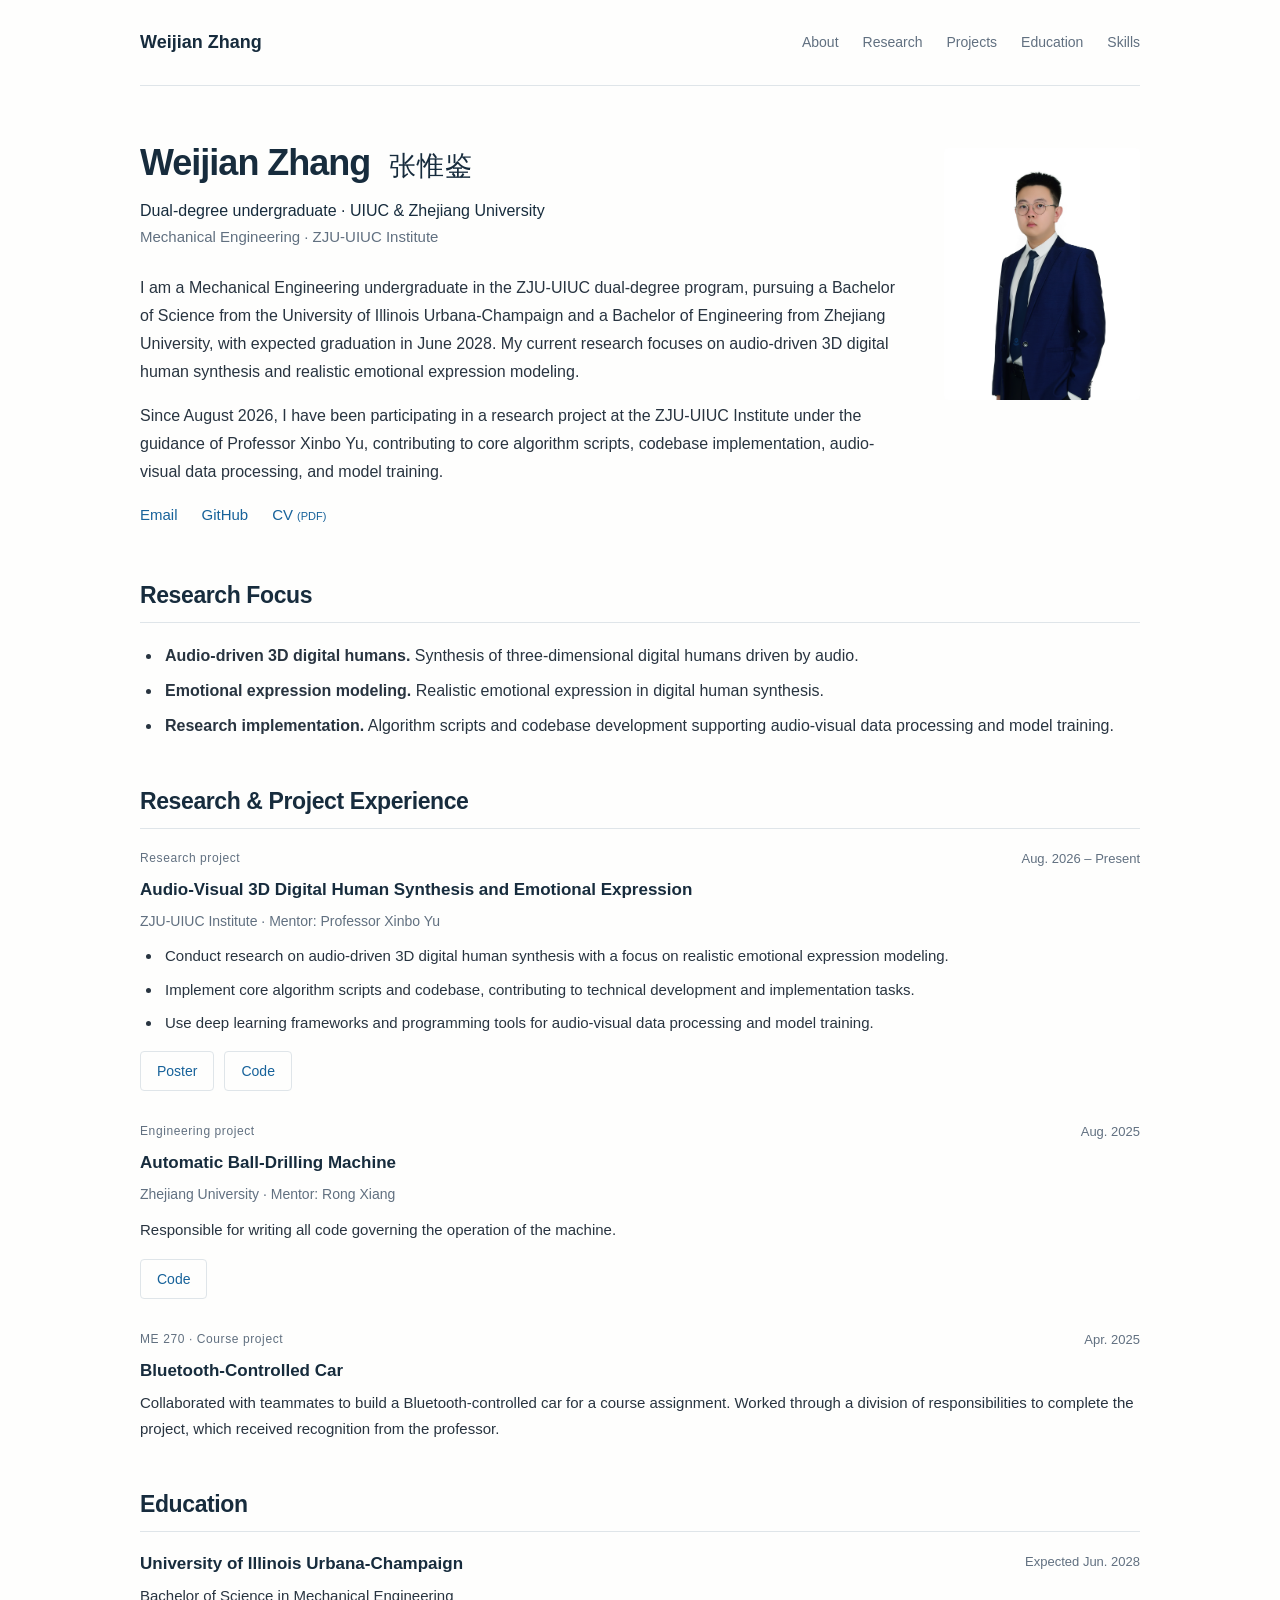
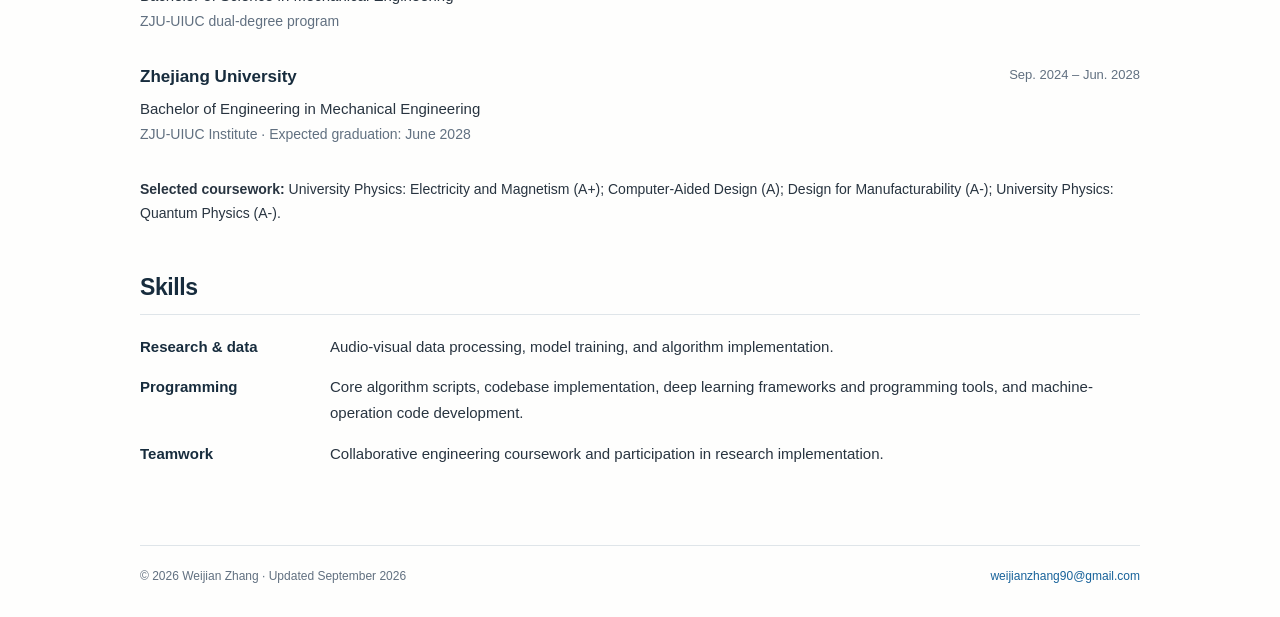
<file: index.html>
<!DOCTYPE html><html lang="en"><head><meta charSet="utf-8"/><meta name="viewport" content="width=device-width, initial-scale=1"/><link rel="stylesheet" href="/_next/static/css/index.CP2cKwI6.css" data-rsc-css-href="/_next/static/css/index.CP2cKwI6.css" data-precedence="vite-rsc/importer-resources"/><link rel="modulepreload" fetchPriority="low" href="/_next/static/chunks/index-BBDwJ0Bb.js"/><script src="/_next/static/chunks/rolldown-runtime-C60lm6uB.js" type="module" async=""></script><script src="/_next/static/chunks/framework-D_rUT4EX.js" type="module" async=""></script><link rel="modulepreload" href="/_next/static/chunks/layout-segment-context-BMMxNrWb.js" crossorigin=""/><title>Weijian Zhang | UIUC &amp; Zhejiang University</title><meta name="description" content="Mechanical Engineering dual-degree undergraduate at the University of Illinois Urbana-Champaign and Zhejiang University. Research in audio-driven 3D digital human synthesis and emotional expression modeling."/><meta name="author" content="Weijian Zhang"/><meta property="og:title" content="Weijian Zhang | UIUC &amp; Zhejiang University"/><meta property="og:description" content="Mechanical Engineering dual-degree undergraduate at the University of Illinois Urbana-Champaign and Zhejiang University. Research in audio-driven 3D digital human synthesis and emotional expression modeling."/><meta property="og:url" content="https://weijianzhang-uiuc.github.io/"/><meta property="og:type" content="website"/><meta property="og:image" content="https://weijianzhang-uiuc.github.io/og.png"/><meta property="og:image:width" content="1731"/><meta property="og:image:height" content="909"/><meta property="og:image:alt" content="Weijian Zhang — Mechanical Engineering, Zhejiang University; Audio-driven 3D Digital Humans"/><meta name="twitter:card" content="summary_large_image"/><meta name="twitter:title" content="Weijian Zhang | UIUC &amp; Zhejiang University"/><meta name="twitter:description" content="Mechanical Engineering dual-degree undergraduate at the University of Illinois Urbana-Champaign and Zhejiang University. Research in audio-driven 3D digital human synthesis and emotional expression modeling."/><meta name="twitter:image" content="https://weijianzhang-uiuc.github.io/og.png"/><link rel="icon" href="./favicon.svg"/><link rel="canonical" href="https://weijianzhang-uiuc.github.io/"/><script>Object.assign(((self[Symbol.for("vinext.navigationRuntime")]??={bootstrap:{routeManifest:null},functions:{}}).bootstrap.rsc??={rsc:[]}),{params:{},nav:{"pathname":"/","searchParams":[]}})</script><link rel="modulepreload" href="/_next/static/chunks/index-BBDwJ0Bb.js" />
</head><body><a class="skip-link" href="#main">Skip to content</a><header class="site-header"><a class="wordmark" href="#about">Weijian Zhang</a><nav aria-label="Main navigation"><a href="#about">About</a><a href="#research">Research</a><a href="#projects">Projects</a><a href="#education">Education</a><a href="#skills">Skills</a></nav></header><main id="main"><section class="intro" id="about" aria-labelledby="name"><div><h1 id="name">Weijian Zhang <span lang="zh-Hans">张惟鉴</span></h1><p class="affiliation">Dual-degree undergraduate · UIUC &amp; Zhejiang University<br/><span>Mechanical Engineering · ZJU-UIUC Institute</span></p><p>I am a Mechanical Engineering undergraduate in the ZJU-UIUC dual-degree program, pursuing a Bachelor of Science from the University of Illinois Urbana-Champaign and a Bachelor of Engineering from Zhejiang University, with expected graduation in June 2028. My current research focuses on audio-driven 3D digital human synthesis and realistic emotional expression modeling.</p><p>Since August 2026, I have been participating in a research project at the ZJU-UIUC Institute under the guidance of Professor Xinbo Yu, contributing to core algorithm scripts, codebase implementation, audio-visual data processing, and model training.</p><div class="profile-links"><a href="mailto:weijianzhang90@gmail.com">Email</a><a href="https://github.com/WeijianZhang-UIUC">GitHub</a><a href="./cv/Weijian-Zhang-CV.pdf">CV <span>(PDF)</span></a></div></div><figure class="portrait"><img src="./images/weijian-zhang.jpg" alt="Portrait of Weijian Zhang" width="4000" height="6000" fetchPriority="high"/></figure></section><section id="research" aria-labelledby="research-title"><h2 id="research-title">Research Focus</h2><ul><li><strong>Audio-driven 3D digital humans.</strong> Synthesis of three-dimensional digital humans driven by audio.</li><li><strong>Emotional expression modeling.</strong> Realistic emotional expression in digital human synthesis.</li><li><strong>Research implementation.</strong> Algorithm scripts and codebase development supporting audio-visual data processing and model training.</li></ul></section><section id="projects" aria-labelledby="projects-title"><h2 id="projects-title">Research &amp; Project Experience</h2><article><div class="entry-top"><span class="category">Research project</span><span class="date">Aug. 2026 – Present</span></div><h3>Audio-Visual 3D Digital Human Synthesis and Emotional Expression</h3><p class="entry-detail">ZJU-UIUC Institute · Mentor: Professor Xinbo Yu</p><ul><li>Conduct research on audio-driven 3D digital human synthesis with a focus on realistic emotional expression modeling.</li><li>Implement core algorithm scripts and codebase, contributing to technical development and implementation tasks.</li><li>Use deep learning frameworks and programming tools for audio-visual data processing and model training.</li></ul><div class="project-links"><a href="./images/poster-audio-text-driven-digital-human.pdf" target="_blank" rel="noreferrer">Poster</a><a href="https://github.com/WeijianZhang-UIUC/WeijianZhang-UIUC.github.io/tree/main/code/digital-human" target="_blank" rel="noreferrer">Code</a></div></article><article><div class="entry-top"><span class="category">Engineering project</span><span class="date">Aug. 2025</span></div><h3>Automatic Ball-Drilling Machine</h3><p class="entry-detail">Zhejiang University · Mentor: Rong Xiang</p><p>Responsible for writing all code governing the operation of the machine.</p><div class="project-links"><a href="https://github.com/WeijianZhang-UIUC/WeijianZhang-UIUC.github.io/blob/main/code/automatic-ball-drilling-machine/automatic-ball-drilling-machine.ino" target="_blank" rel="noreferrer">Code</a></div></article><article><div class="entry-top"><span class="category">ME 270 · Course project</span><span class="date">Apr. 2025</span></div><h3>Bluetooth-Controlled Car</h3><p>Collaborated with teammates to build a Bluetooth-controlled car for a course assignment. Worked through a division of responsibilities to complete the project, which received recognition from the professor.</p></article></section><section id="education" aria-labelledby="education-title"><h2 id="education-title">Education</h2><article class="dated-entry"><div><h3>University of Illinois Urbana-Champaign</h3><p>Bachelor of Science in Mechanical Engineering</p><p class="entry-detail">ZJU-UIUC dual-degree program</p></div><span class="date">Expected Jun. 2028</span></article><article class="dated-entry"><div><h3>Zhejiang University</h3><p>Bachelor of Engineering in Mechanical Engineering</p><p class="entry-detail">ZJU-UIUC Institute · Expected graduation: June 2028</p></div><span class="date">Sep. 2024 – Jun. 2028</span></article><p class="coursework"><strong>Selected coursework:</strong> University Physics: Electricity and Magnetism (A+); Computer-Aided Design (A); Design for Manufacturability (A-); University Physics: Quantum Physics (A-).</p></section><section id="skills" aria-labelledby="skills-title"><h2 id="skills-title">Skills</h2><dl><div><dt>Research &amp; data</dt><dd>Audio-visual data processing, model training, and algorithm implementation.</dd></div><div><dt>Programming</dt><dd>Core algorithm scripts, codebase implementation, deep learning frameworks and programming tools, and machine-operation code development.</dd></div><div><dt>Teamwork</dt><dd>Collaborative engineering coursework and participation in research implementation.</dd></div></dl></section></main><footer><span>© 2026 Weijian Zhang · Updated September 2026</span><a href="mailto:weijianzhang90@gmail.com">weijianzhang90@gmail.com</a></footer><script type="module" src="/_next/static/chunks/index-BBDwJ0Bb.js" id="_R_" async=""></script><script>((self[Symbol.for("vinext.navigationRuntime")]??={bootstrap:{routeManifest:null},functions:{}}).bootstrap.rsc??={rsc:[]}).rsc.push("0:{\"page:/\":\"$L1\",\"layout:/\":\"$L2\",\"route:/\":\"$L3\",\"__route\":\"route:/\",\"__interceptionContext\":null,\"__layoutIds\":[\"layout:/\"],\"__rootLayout\":\"/\",\"__bfcacheSegmentIdentities\":{\"layout:/\":\"[\\\"layout\\\",\\\"layout:/\\\",\\\"root-boundary:/\\\",\\\"\\\"]\",\"page:/\":\"[\\\"page\\\",\\\"page:/\\\",\\\"root-boundary:/\\\",\\\"\\\"]\"},\"__srcPage\":[\"page\"],\"__layoutFlags\":{\"layout:/\":\"s\"},\"__artifactCompatibility\":{\"schemaVersion\":1,\"graphVersion\":\"app-route-graph:1177fd80f83fa7b0\",\"deploymentVersion\":\"94f2199f-348b-4cca-bf8b-e596152dc92d\",\"appElementsSchemaVersion\":1,\"rscPayloadSchemaVersion\":1,\"rootBoundaryId\":\"/\",\"renderEpoch\":null}}\n")</script><script>((self[Symbol.for("vinext.navigationRuntime")]??={bootstrap:{routeManifest:null},functions:{}}).bootstrap.rsc??={rsc:[]}).rsc.push("4:I[\"43cf55674ce6\",[],\"Children\",1]\n")</script><script>((self[Symbol.for("vinext.navigationRuntime")]??={bootstrap:{routeManifest:null},functions:{}}).bootstrap.rsc??={rsc:[]}).rsc.push("5:I[\"dd56a6b5ee16\",[],\"GlobalErrorBoundary\",1]\n")</script><script>((self[Symbol.for("vinext.navigationRuntime")]??={bootstrap:{routeManifest:null},functions:{}}).bootstrap.rsc??={rsc:[]}).rsc.push("6:I[\"9b166222c86a\",[],\"default\",1]\n")</script><script>((self[Symbol.for("vinext.navigationRuntime")]??={bootstrap:{routeManifest:null},functions:{}}).bootstrap.rsc??={rsc:[]}).rsc.push("7:I[\"dd56a6b5ee16\",[],\"ErrorBoundary\",1]\n")</script><script>((self[Symbol.for("vinext.navigationRuntime")]??={bootstrap:{routeManifest:null},functions:{}}).bootstrap.rsc??={rsc:[]}).rsc.push("8:I[\"1fb13a061f46\",[],\"LayoutSegmentProvider\",1]\n")</script><script>((self[Symbol.for("vinext.navigationRuntime")]??={bootstrap:{routeManifest:null},functions:{}}).bootstrap.rsc??={rsc:[]}).rsc.push("9:I[\"43cf55674ce6\",[],\"Slot\",1]\n")</script><script>((self[Symbol.for("vinext.navigationRuntime")]??={bootstrap:{routeManifest:null},functions:{}}).bootstrap.rsc??={rsc:[]}).rsc.push("a:I[\"dd56a6b5ee16\",[],\"NotFoundBoundary\",1]\n")</script><script>((self[Symbol.for("vinext.navigationRuntime")]??={bootstrap:{routeManifest:null},functions:{}}).bootstrap.rsc??={rsc:[]}).rsc.push("b:I[\"ecb42ad1e08d\",[],\"AppRouterScrollTarget\",1]\n")</script><script>((self[Symbol.for("vinext.navigationRuntime")]??={bootstrap:{routeManifest:null},functions:{}}).bootstrap.rsc??={rsc:[]}).rsc.push("c:I[\"dd56a6b5ee16\",[],\"RedirectBoundary\",1]\n")</script><script>((self[Symbol.for("vinext.navigationRuntime")]??={bootstrap:{routeManifest:null},functions:{}}).bootstrap.rsc??={rsc:[]}).rsc.push(":HL[\"/_next/static/css/index.CP2cKwI6.css\",\"style\"     ]\n")</script><script>((self[Symbol.for("vinext.navigationRuntime")]??={bootstrap:{routeManifest:null},functions:{}}).bootstrap.rsc??={rsc:[]}).rsc.push("2:[[[\"$\",\"link\",\"css:/_next/static/css/index.CP2cKwI6.css\",{\"rel\":\"stylesheet\",\"precedence\":\"vite-rsc/importer-resources\",\"href\":\"/_next/static/css/index.CP2cKwI6.css\",\"data-rsc-css-href\":\"/_next/static/css/index.CP2cKwI6.css\"}],\"$undefined\"],[\"$\",\"html\",null,{\"lang\":\"en\",\"children\":[\"$\",\"body\",null,{\"children\":[\"$\",\"$L4\",null,{}]}]}]]\n")</script><script>((self[Symbol.for("vinext.navigationRuntime")]??={bootstrap:{routeManifest:null},functions:{}}).bootstrap.rsc??={rsc:[]}).rsc.push("3:[[[\"$\",\"meta\",null,{\"charSet\":\"utf-8\"}],[[\"$\",\"title\",\"0\",{\"children\":\"Weijian Zhang | UIUC \u0026 Zhejiang University\"}],[\"$\",\"meta\",\"1\",{\"name\":\"description\",\"content\":\"Mechanical Engineering dual-degree undergraduate at the University of Illinois Urbana-Champaign and Zhejiang University. Research in audio-driven 3D digital human synthesis and emotional expression modeling.\"}],[\"$\",\"meta\",\"2\",{\"name\":\"author\",\"content\":\"Weijian Zhang\"}],[\"$\",\"meta\",\"3\",{\"property\":\"og:title\",\"content\":\"Weijian Zhang | UIUC \u0026 Zhejiang University\"}],[\"$\",\"meta\",\"4\",{\"property\":\"og:description\",\"content\":\"Mechanical Engineering dual-degree undergraduate at the University of Illinois Urbana-Champaign and Zhejiang University. Research in audio-driven 3D digital human synthesis and emotional expression modeling.\"}],[\"$\",\"meta\",\"5\",{\"property\":\"og:url\",\"content\":\"https://weijianzhang-uiuc.github.io/\"}],[\"$\",\"meta\",\"6\",{\"property\":\"og:type\",\"content\":\"website\"}],[\"$\",\"meta\",\"7\",{\"property\":\"og:image\",\"content\":\"https://weijianzhang-uiuc.github.io/og.png\"}],[\"$\",\"meta\",\"8\",{\"property\":\"og:image:width\",\"content\":\"1731\"}],[\"$\",\"meta\",\"9\",{\"property\":\"og:image:height\",\"content\":\"909\"}],[\"$\",\"meta\",\"10\",{\"property\":\"og:image:alt\",\"content\":\"Weijian Zhang — Mechanical Engineering, Zhejiang University; Audio-driven 3D Digital Humans\"}],[\"$\",\"meta\",\"11\",{\"name\":\"twitter:card\",\"content\":\"summary_large_image\"}],[\"$\",\"meta\",\"12\",{\"name\":\"twitter:title\",\"content\":\"Weijian Zhang | UIUC \u0026 Zhejiang University\"}],[\"$\",\"meta\",\"13\",{\"name\":\"twitter:description\",\"content\":\"Mechanical Engineering dual-degree undergraduate at the University of Illinois Urbana-Champaign and Zhejiang University. Research in audio-driven 3D digital human synthesis and emotional expression modeling.\"}],[\"$\",\"meta\",\"14\",{\"name\":\"twitter:image\",\"content\":\"https://weijianzhang-uiuc.github.io/og.png\"}],[\"$\",\"link\",\"15\",{\"data-vinext-streamed-icon\":\"$undefined\",\"rel\":\"icon\",\"href\":\"./favicon.svg\",\"type\":\"$undefined\",\"sizes\":\"$undefined\",\"color\":\"$undefined\",\"media\":\"$undefined\",\"fetchPriority\":\"$undefined\"}],[\"$\",\"link\",\"16\",{\"rel\":\"canonical\",\"href\":\"https://weijianzhang-uiuc.github.io/\"}]],[[\"$\",\"meta\",\"0\",{\"name\":\"viewport\",\"content\":\"width=device-width, initial-scale=1\"}]]],[\"$\",\"$L5\",null,{\"fallback\":\"$6\",\"children\":[\"$\",\"$L7\",null,{\"fallback\":\"$6\",\"children\":[\"$\",\"$L8\",null,{\"providerId\":\"layout:/\",\"segmentMap\":{\"children\":[]},\"children\":[\"$\",\"$L9\",null,{\"id\":\"layout:/\",\"parallelSlots\":\"$undefined\",\"children\":[\"$\",\"$La\",null,{\"resetKey\":\"\",\"fallback\":[[\"$\",\"title\",null,{\"children\":\"404: This page could not be found.\"}],[\"$\",\"div\",null,{\"style\":{\"fontFamily\":\"system-ui,\\\"Segoe UI\\\",Roboto,Helvetica,Arial,sans-serif,\\\"Apple Color Emoji\\\",\\\"Segoe UI Emoji\\\"\",\"height\":\"100vh\",\"textAlign\":\"center\",\"display\":\"flex\",\"flexDirection\":\"column\",\"alignItems\":\"center\",\"justifyContent\":\"center\"},\"children\":[\"$\",\"div\",null,{\"children\":[[\"$\",\"style\",null,{\"dangerouslySetInnerHTML\":{\"__html\":\"body{color:#000;background:#fff;margin:0}.next-error-h1{border-right:1px solid rgba(0,0,0,.3)}@media (prefers-color-scheme:dark){body{color:#fff;background:#000}.next-error-h1{border-right:1px solid rgba(255,255,255,.3)}}\"}}],[\"$\",\"h1\",null,{\"className\":\"next-error-h1\",\"style\":{\"display\":\"inline-block\",\"margin\":\"0 20px 0 0\",\"padding\":\"0 23px 0 0\",\"fontSize\":24,\"fontWeight\":500,\"verticalAlign\":\"top\",\"lineHeight\":\"49px\"},\"children\":404}],[\"$\",\"div\",null,{\"style\":{\"display\":\"inline-block\"},\"children\":[\"$\",\"h2\",null,{\"style\":{\"fontSize\":14,\"fontWeight\":400,\"lineHeight\":\"49px\",\"margin\":0},\"children\":\"This page could not be found.\"}]}]]}]}]],\"children\":[\"$\",\"$Lb\",null,{\"children\":[\"$\",\"$Lc\",null,{\"children\":[[\"$\",\"$L8\",null,{\"providerId\":\"page:/\",\"segmentMap\":{\"children\":[\"__PAGE__\"]},\"children\":[\"$\",\"$L9\",null,{\"id\":\"page:/\"}]}],null]}]}]}]}]}]}]}],null,null]\n")</script><script>((self[Symbol.for("vinext.navigationRuntime")]??={bootstrap:{routeManifest:null},functions:{}}).bootstrap.rsc??={rsc:[]}).rsc.push(":HL[\"./images/weijian-zhang.jpg\",\"image\",{\"fetchPriority\":\"high\"}]\n")</script><script>((self[Symbol.for("vinext.navigationRuntime")]??={bootstrap:{routeManifest:null},functions:{}}).bootstrap.rsc??={rsc:[]}).rsc.push("1:[[\"$\",\"a\",null,{\"className\":\"skip-link\",\"href\":\"#main\",\"children\":\"Skip to content\"}],[\"$\",\"header\",null,{\"className\":\"site-header\",\"children\":[[\"$\",\"a\",null,{\"className\":\"wordmark\",\"href\":\"#about\",\"children\":\"Weijian Zhang\"}],[\"$\",\"nav\",null,{\"aria-label\":\"Main navigation\",\"children\":[[\"$\",\"a\",null,{\"href\":\"#about\",\"children\":\"About\"}],[\"$\",\"a\",null,{\"href\":\"#research\",\"children\":\"Research\"}],[\"$\",\"a\",null,{\"href\":\"#projects\",\"children\":\"Projects\"}],[\"$\",\"a\",null,{\"href\":\"#education\",\"children\":\"Education\"}],[\"$\",\"a\",null,{\"href\":\"#skills\",\"children\":\"Skills\"}]]}]]}],[\"$\",\"main\",null,{\"id\":\"main\",\"children\":[[\"$\",\"section\",null,{\"className\":\"intro\",\"id\":\"about\",\"aria-labelledby\":\"name\",\"children\":[[\"$\",\"div\",null,{\"children\":[[\"$\",\"h1\",null,{\"id\":\"name\",\"children\":[\"Weijian Zhang \",[\"$\",\"span\",null,{\"lang\":\"zh-Hans\",\"children\":\"张惟鉴\"}]]}],[\"$\",\"p\",null,{\"className\":\"affiliation\",\"children\":[\"Dual-degree undergraduate · UIUC \u0026 Zhejiang University\",[\"$\",\"br\",null,{}],[\"$\",\"span\",null,{\"children\":\"Mechanical Engineering · ZJU-UIUC Institute\"}]]}],[\"$\",\"p\",null,{\"children\":\"I am a Mechanical Engineering undergraduate in the ZJU-UIUC dual-degree program, pursuing a Bachelor of Science from the University of Illinois Urbana-Champaign and a Bachelor of Engineering from Zhejiang University, with expected graduation in June 2028. My current research focuses on audio-driven 3D digital human synthesis and realistic emotional expression modeling.\"}],[\"$\",\"p\",null,{\"children\":\"Since August 2026, I have been participating in a research project at the ZJU-UIUC Institute under the guidance of Professor Xinbo Yu, contributing to core algorithm scripts, codebase implementation, audio-visual data processing, and model training.\"}],[\"$\",\"div\",null,{\"className\":\"profile-links\",\"children\":[[\"$\",\"a\",null,{\"href\":\"mailto:weijianzhang90@gmail.com\",\"children\":\"Email\"}],[\"$\",\"a\",null,{\"href\":\"https://github.com/WeijianZhang-UIUC\",\"children\":\"GitHub\"}],[\"$\",\"a\",null,{\"href\":\"./cv/Weijian-Zhang-CV.pdf\",\"children\":[\"CV \",[\"$\",\"span\",null,{\"children\":\"(PDF)\"}]]}]]}]]}],[\"$\",\"figure\",null,{\"className\":\"portrait\",\"children\":[\"$\",\"img\",null,{\"src\":\"./images/weijian-zhang.jpg\",\"alt\":\"Portrait of Weijian Zhang\",\"width\":\"4000\",\"height\":\"6000\",\"fetchPriority\":\"high\"}]}]]}],[\"$\",\"section\",null,{\"id\":\"research\",\"aria-labelledby\":\"research-title\",\"children\":[[\"$\",\"h2\",null,{\"id\":\"research-title\",\"children\":\"Research Focus\"}],[\"$\",\"ul\",null,{\"children\":[[\"$\",\"li\",null,{\"children\":[[\"$\",\"strong\",null,{\"children\":\"Audio-driven 3D digital humans.\"}],\" Synthesis of three-dimensional digital humans driven by audio.\"]}],[\"$\",\"li\",null,{\"children\":[[\"$\",\"strong\",null,{\"children\":\"Emotional expression modeling.\"}],\" Realistic emotional expression in digital human synthesis.\"]}],[\"$\",\"li\",null,{\"children\":[[\"$\",\"strong\",null,{\"children\":\"Research implementation.\"}],\" Algorithm scripts and codebase development supporting audio-visual data processing and model training.\"]}]]}]]}],[\"$\",\"section\",null,{\"id\":\"projects\",\"aria-labelledby\":\"projects-title\",\"children\":[[\"$\",\"h2\",null,{\"id\":\"projects-title\",\"children\":\"Research \u0026 Project Experience\"}],[\"$\",\"article\",null,{\"children\":[[\"$\",\"div\",null,{\"className\":\"entry-top\",\"children\":[[\"$\",\"span\",null,{\"className\":\"category\",\"children\":\"Research project\"}],[\"$\",\"span\",null,{\"className\":\"date\",\"children\":\"Aug. 2026 – Present\"}]]}],[\"$\",\"h3\",null,{\"children\":\"Audio-Visual 3D Digital Human Synthesis and Emotional Expression\"}],[\"$\",\"p\",null,{\"className\":\"entry-detail\",\"children\":\"ZJU-UIUC Institute · Mentor: Professor Xinbo Yu\"}],[\"$\",\"ul\",null,{\"children\":[[\"$\",\"li\",null,{\"children\":\"Conduct research on audio-driven 3D digital human synthesis with a focus on realistic emotional expression modeling.\"}],[\"$\",\"li\",null,{\"children\":\"Implement core algorithm scripts and codebase, contributing to technical development and implementation tasks.\"}],[\"$\",\"li\",null,{\"children\":\"Use deep learning frameworks and programming tools for audio-visual data processing and model training.\"}]]}],[\"$\",\"div\",null,{\"className\":\"project-links\",\"children\":[[\"$\",\"a\",null,{\"href\":\"./images/poster-audio-text-driven-digital-human.pdf\",\"target\":\"_blank\",\"rel\":\"noreferrer\",\"children\":\"Poster\"}],[\"$\",\"a\",null,{\"href\":\"https://github.com/WeijianZhang-UIUC/WeijianZhang-UIUC.github.io/tree/main/code/digital-human\",\"target\":\"_blank\",\"rel\":\"noreferrer\",\"children\":\"Code\"}]]}]]}],\"$Ld\",\"$Le\"]}],\"$Lf\",\"$L10\"]}],\"$L11\"]\n")</script><script>((self[Symbol.for("vinext.navigationRuntime")]??={bootstrap:{routeManifest:null},functions:{}}).bootstrap.rsc??={rsc:[]}).rsc.push("d:[\"$\",\"article\",null,{\"children\":[[\"$\",\"div\",null,{\"className\":\"entry-top\",\"children\":[[\"$\",\"span\",null,{\"className\":\"category\",\"children\":\"Engineering project\"}],[\"$\",\"span\",null,{\"className\":\"date\",\"children\":\"Aug. 2025\"}]]}],[\"$\",\"h3\",null,{\"children\":\"Automatic Ball-Drilling Machine\"}],[\"$\",\"p\",null,{\"className\":\"entry-detail\",\"children\":\"Zhejiang University · Mentor: Rong Xiang\"}],[\"$\",\"p\",null,{\"children\":\"Responsible for writing all code governing the operation of the machine.\"}],[\"$\",\"div\",null,{\"className\":\"project-links\",\"children\":[\"$\",\"a\",null,{\"href\":\"https://github.com/WeijianZhang-UIUC/WeijianZhang-UIUC.github.io/blob/main/code/automatic-ball-drilling-machine/automatic-ball-drilling-machine.ino\",\"target\":\"_blank\",\"rel\":\"noreferrer\",\"children\":\"Code\"}]}]]}]\n")</script><script>((self[Symbol.for("vinext.navigationRuntime")]??={bootstrap:{routeManifest:null},functions:{}}).bootstrap.rsc??={rsc:[]}).rsc.push("e:[\"$\",\"article\",null,{\"children\":[[\"$\",\"div\",null,{\"className\":\"entry-top\",\"children\":[[\"$\",\"span\",null,{\"className\":\"category\",\"children\":\"ME 270 · Course project\"}],[\"$\",\"span\",null,{\"className\":\"date\",\"children\":\"Apr. 2025\"}]]}],[\"$\",\"h3\",null,{\"children\":\"Bluetooth-Controlled Car\"}],[\"$\",\"p\",null,{\"children\":\"Collaborated with teammates to build a Bluetooth-controlled car for a course assignment. Worked through a division of responsibilities to complete the project, which received recognition from the professor.\"}]]}]\n")</script><script>((self[Symbol.for("vinext.navigationRuntime")]??={bootstrap:{routeManifest:null},functions:{}}).bootstrap.rsc??={rsc:[]}).rsc.push("f:[\"$\",\"section\",null,{\"id\":\"education\",\"aria-labelledby\":\"education-title\",\"children\":[[\"$\",\"h2\",null,{\"id\":\"education-title\",\"children\":\"Education\"}],[\"$\",\"article\",null,{\"className\":\"dated-entry\",\"children\":[[\"$\",\"div\",null,{\"children\":[[\"$\",\"h3\",null,{\"children\":\"University of Illinois Urbana-Champaign\"}],[\"$\",\"p\",null,{\"children\":\"Bachelor of Science in Mechanical Engineering\"}],[\"$\",\"p\",null,{\"className\":\"entry-detail\",\"children\":\"ZJU-UIUC dual-degree program\"}]]}],[\"$\",\"span\",null,{\"className\":\"date\",\"children\":\"Expected Jun. 2028\"}]]}],[\"$\",\"article\",null,{\"className\":\"dated-entry\",\"children\":[[\"$\",\"div\",null,{\"children\":[[\"$\",\"h3\",null,{\"children\":\"Zhejiang University\"}],[\"$\",\"p\",null,{\"children\":\"Bachelor of Engineering in Mechanical Engineering\"}],[\"$\",\"p\",null,{\"className\":\"entry-detail\",\"children\":\"ZJU-UIUC Institute · Expected graduation: June 2028\"}]]}],[\"$\",\"span\",null,{\"className\":\"date\",\"children\":\"Sep. 2024 – Jun. 2028\"}]]}],[\"$\",\"p\",null,{\"className\":\"coursework\",\"children\":[[\"$\",\"strong\",null,{\"children\":\"Selected coursework:\"}],\" University Physics: Electricity and Magnetism (A+); Computer-Aided Design (A); Design for Manufacturability (A-); University Physics: Quantum Physics (A-).\"]}]]}]\n")</script><script>((self[Symbol.for("vinext.navigationRuntime")]??={bootstrap:{routeManifest:null},functions:{}}).bootstrap.rsc??={rsc:[]}).rsc.push("10:[\"$\",\"section\",null,{\"id\":\"skills\",\"aria-labelledby\":\"skills-title\",\"children\":[[\"$\",\"h2\",null,{\"id\":\"skills-title\",\"children\":\"Skills\"}],[\"$\",\"dl\",null,{\"children\":[[\"$\",\"div\",null,{\"children\":[[\"$\",\"dt\",null,{\"children\":\"Research \u0026 data\"}],[\"$\",\"dd\",null,{\"children\":\"Audio-visual data processing, model training, and algorithm implementation.\"}]]}],[\"$\",\"div\",null,{\"children\":[[\"$\",\"dt\",null,{\"children\":\"Programming\"}],[\"$\",\"dd\",null,{\"children\":\"Core algorithm scripts, codebase implementation, deep learning frameworks and programming tools, and machine-operation code development.\"}]]}],[\"$\",\"div\",null,{\"children\":[[\"$\",\"dt\",null,{\"children\":\"Teamwork\"}],[\"$\",\"dd\",null,{\"children\":\"Collaborative engineering coursework and participation in research implementation.\"}]]}]]}]]}]\n")</script><script>((self[Symbol.for("vinext.navigationRuntime")]??={bootstrap:{routeManifest:null},functions:{}}).bootstrap.rsc??={rsc:[]}).rsc.push("11:[\"$\",\"footer\",null,{\"children\":[[\"$\",\"span\",null,{\"children\":\"© 2026 Weijian Zhang · Updated September 2026\"}],[\"$\",\"a\",null,{\"href\":\"mailto:weijianzhang90@gmail.com\",\"children\":\"weijianzhang90@gmail.com\"}]]}]\n")</script><script>Object.assign(((self[Symbol.for("vinext.navigationRuntime")]??={bootstrap:{routeManifest:null},functions:{}}).bootstrap.rsc??={rsc:[]}),{"initialCacheKind":"static"});((self[Symbol.for("vinext.navigationRuntime")]??={bootstrap:{routeManifest:null},functions:{}}).bootstrap.rsc??={rsc:[]}).done=true</script></body></html>
</file>
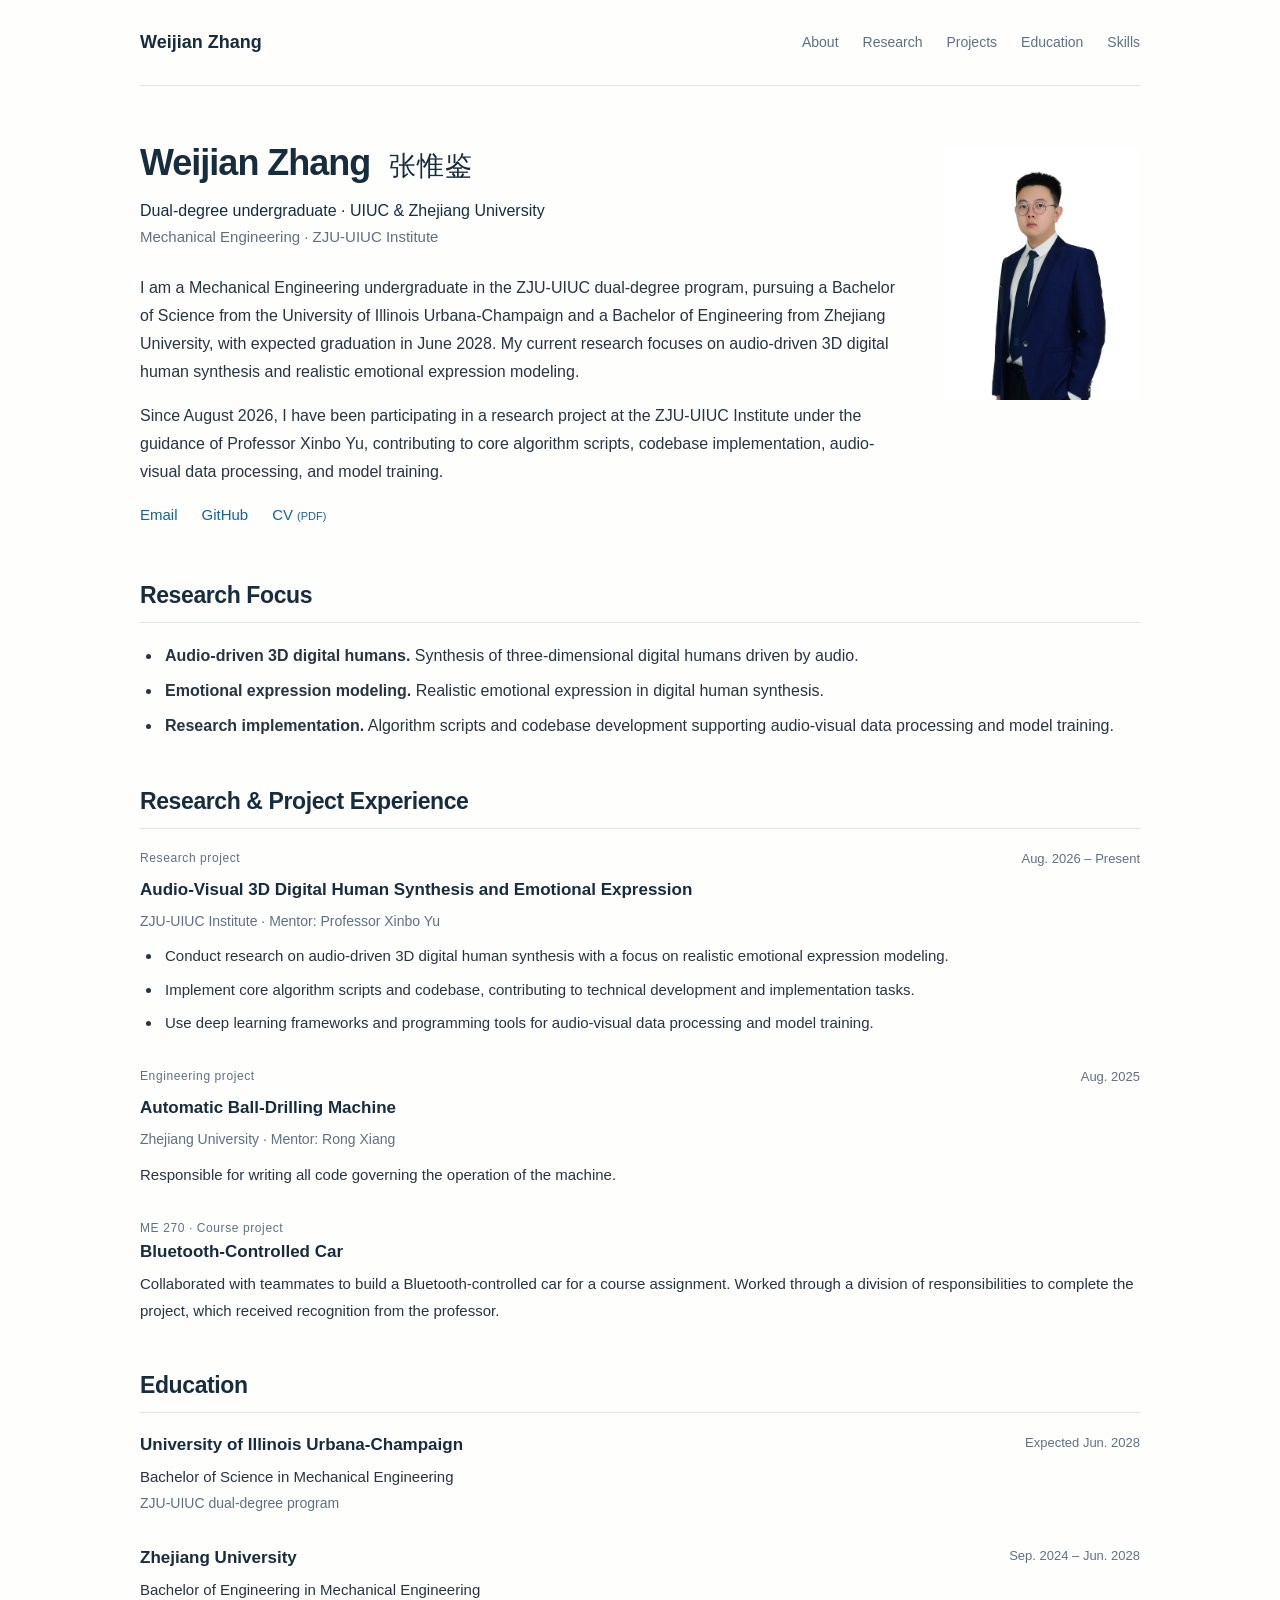
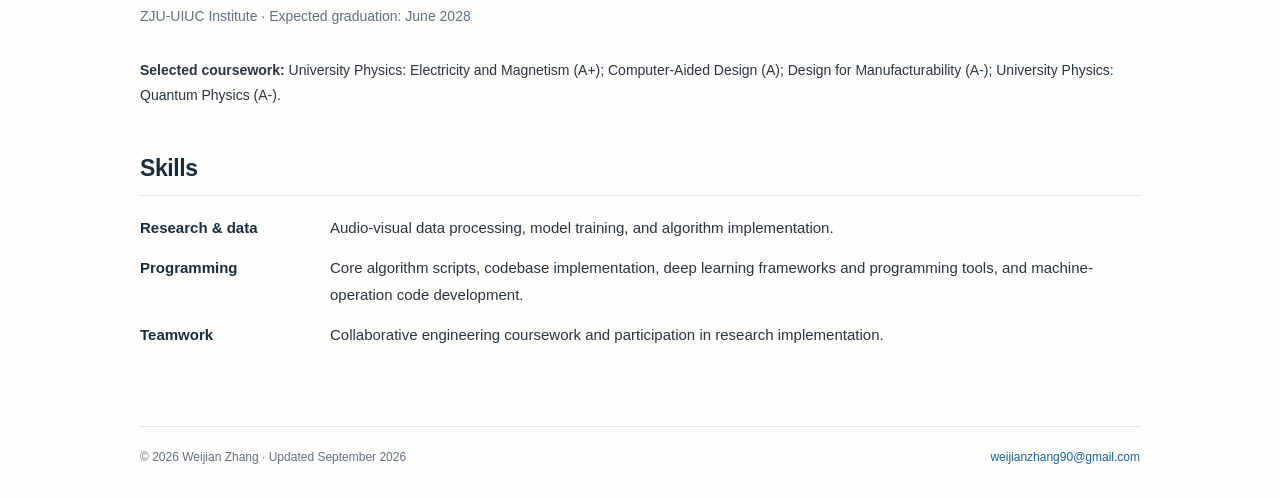
<file: GitHub-Pages-ready/index.html>
<!DOCTYPE html><html lang="en"><head><meta charSet="utf-8"/><meta name="viewport" content="width=device-width, initial-scale=1"/><link rel="stylesheet" href="/_next/static/css/index.kO-HeLZW.css" data-rsc-css-href="/_next/static/css/index.kO-HeLZW.css" data-precedence="vite-rsc/importer-resources"/><link rel="modulepreload" fetchPriority="low" href="/_next/static/chunks/index-I11mmN-l.js"/><script src="/_next/static/chunks/rolldown-runtime-C60lm6uB.js" type="module" async=""></script><script src="/_next/static/chunks/framework-D_rUT4EX.js" type="module" async=""></script><link rel="modulepreload" href="/_next/static/chunks/layout-segment-context-3qrkdz_B.js" crossorigin=""/><title>Weijian Zhang | UIUC &amp; Zhejiang University</title><meta name="description" content="Mechanical Engineering dual-degree undergraduate at the University of Illinois Urbana-Champaign and Zhejiang University. Research in audio-driven 3D digital human synthesis and emotional expression modeling."/><meta name="author" content="Weijian Zhang"/><meta property="og:title" content="Weijian Zhang | UIUC &amp; Zhejiang University"/><meta property="og:description" content="Mechanical Engineering dual-degree undergraduate at the University of Illinois Urbana-Champaign and Zhejiang University. Research in audio-driven 3D digital human synthesis and emotional expression modeling."/><meta property="og:url" content="https://weijianzhang-uiuc.github.io/"/><meta property="og:type" content="website"/><meta property="og:image" content="https://weijianzhang-uiuc.github.io/og.png"/><meta property="og:image:width" content="1731"/><meta property="og:image:height" content="909"/><meta property="og:image:alt" content="Weijian Zhang — Mechanical Engineering, Zhejiang University; Audio-driven 3D Digital Humans"/><meta name="twitter:card" content="summary_large_image"/><meta name="twitter:title" content="Weijian Zhang | UIUC &amp; Zhejiang University"/><meta name="twitter:description" content="Mechanical Engineering dual-degree undergraduate at the University of Illinois Urbana-Champaign and Zhejiang University. Research in audio-driven 3D digital human synthesis and emotional expression modeling."/><meta name="twitter:image" content="https://weijianzhang-uiuc.github.io/og.png"/><link rel="icon" href="./favicon.svg"/><link rel="canonical" href="https://weijianzhang-uiuc.github.io/"/><script>Object.assign(((self[Symbol.for("vinext.navigationRuntime")]??={bootstrap:{routeManifest:null},functions:{}}).bootstrap.rsc??={rsc:[]}),{params:{},nav:{"pathname":"/","searchParams":[]}})</script><link rel="modulepreload" href="/_next/static/chunks/index-I11mmN-l.js" />
</head><body><a class="skip-link" href="#main">Skip to content</a><header class="site-header"><a class="wordmark" href="#about">Weijian Zhang</a><nav aria-label="Main navigation"><a href="#about">About</a><a href="#research">Research</a><a href="#projects">Projects</a><a href="#education">Education</a><a href="#skills">Skills</a></nav></header><main id="main"><section class="intro" id="about" aria-labelledby="name"><div><h1 id="name">Weijian Zhang <span lang="zh-Hans">张惟鉴</span></h1><p class="affiliation">Dual-degree undergraduate · UIUC &amp; Zhejiang University<br/><span>Mechanical Engineering · ZJU-UIUC Institute</span></p><p>I am a Mechanical Engineering undergraduate in the ZJU-UIUC dual-degree program, pursuing a Bachelor of Science from the University of Illinois Urbana-Champaign and a Bachelor of Engineering from Zhejiang University, with expected graduation in June 2028. My current research focuses on audio-driven 3D digital human synthesis and realistic emotional expression modeling.</p><p>Since August 2026, I have been participating in a research project at the ZJU-UIUC Institute under the guidance of Professor Xinbo Yu, contributing to core algorithm scripts, codebase implementation, audio-visual data processing, and model training.</p><div class="profile-links"><a href="mailto:weijianzhang90@gmail.com">Email</a><a href="https://github.com/WeijianZhang-UIUC">GitHub</a><a href="./cv/Weijian-Zhang-CV.pdf">CV <span>(PDF)</span></a></div></div><figure class="portrait"><img src="./images/weijian-zhang.jpg" alt="Portrait of Weijian Zhang" width="4000" height="6000" fetchPriority="high"/></figure></section><section id="research" aria-labelledby="research-title"><h2 id="research-title">Research Focus</h2><ul><li><strong>Audio-driven 3D digital humans.</strong> Synthesis of three-dimensional digital humans driven by audio.</li><li><strong>Emotional expression modeling.</strong> Realistic emotional expression in digital human synthesis.</li><li><strong>Research implementation.</strong> Algorithm scripts and codebase development supporting audio-visual data processing and model training.</li></ul></section><section id="projects" aria-labelledby="projects-title"><h2 id="projects-title">Research &amp; Project Experience</h2><article><div class="entry-top"><span class="category">Research project</span><span class="date">Aug. 2026 – Present</span></div><h3>Audio-Visual 3D Digital Human Synthesis and Emotional Expression</h3><p class="entry-detail">ZJU-UIUC Institute · Mentor: Professor Xinbo Yu</p><ul><li>Conduct research on audio-driven 3D digital human synthesis with a focus on realistic emotional expression modeling.</li><li>Implement core algorithm scripts and codebase, contributing to technical development and implementation tasks.</li><li>Use deep learning frameworks and programming tools for audio-visual data processing and model training.</li></ul></article><article><div class="entry-top"><span class="category">Engineering project</span><span class="date">Aug. 2025</span></div><h3>Automatic Ball-Drilling Machine</h3><p class="entry-detail">Zhejiang University · Mentor: Rong Xiang</p><p>Responsible for writing all code governing the operation of the machine.</p></article><article><div class="category">ME 270 · Course project</div><h3>Bluetooth-Controlled Car</h3><p>Collaborated with teammates to build a Bluetooth-controlled car for a course assignment. Worked through a division of responsibilities to complete the project, which received recognition from the professor.</p></article></section><section id="education" aria-labelledby="education-title"><h2 id="education-title">Education</h2><article class="dated-entry"><div><h3>University of Illinois Urbana-Champaign</h3><p>Bachelor of Science in Mechanical Engineering</p><p class="entry-detail">ZJU-UIUC dual-degree program</p></div><span class="date">Expected Jun. 2028</span></article><article class="dated-entry"><div><h3>Zhejiang University</h3><p>Bachelor of Engineering in Mechanical Engineering</p><p class="entry-detail">ZJU-UIUC Institute · Expected graduation: June 2028</p></div><span class="date">Sep. 2024 – Jun. 2028</span></article><p class="coursework"><strong>Selected coursework:</strong> University Physics: Electricity and Magnetism (A+); Computer-Aided Design (A); Design for Manufacturability (A-); University Physics: Quantum Physics (A-).</p></section><section id="skills" aria-labelledby="skills-title"><h2 id="skills-title">Skills</h2><dl><div><dt>Research &amp; data</dt><dd>Audio-visual data processing, model training, and algorithm implementation.</dd></div><div><dt>Programming</dt><dd>Core algorithm scripts, codebase implementation, deep learning frameworks and programming tools, and machine-operation code development.</dd></div><div><dt>Teamwork</dt><dd>Collaborative engineering coursework and participation in research implementation.</dd></div></dl></section></main><footer><span>© 2026 Weijian Zhang · Updated September 2026</span><a href="mailto:weijianzhang90@gmail.com">weijianzhang90@gmail.com</a></footer><script type="module" src="/_next/static/chunks/index-I11mmN-l.js" id="_R_" async=""></script><script>((self[Symbol.for("vinext.navigationRuntime")]??={bootstrap:{routeManifest:null},functions:{}}).bootstrap.rsc??={rsc:[]}).rsc.push("0:{\"page:/\":\"$L1\",\"layout:/\":\"$L2\",\"route:/\":\"$L3\",\"__route\":\"route:/\",\"__interceptionContext\":null,\"__layoutIds\":[\"layout:/\"],\"__rootLayout\":\"/\",\"__bfcacheSegmentIdentities\":{\"layout:/\":\"[\\\"layout\\\",\\\"layout:/\\\",\\\"root-boundary:/\\\",\\\"\\\"]\",\"page:/\":\"[\\\"page\\\",\\\"page:/\\\",\\\"root-boundary:/\\\",\\\"\\\"]\"},\"__srcPage\":[\"page\"],\"__layoutFlags\":{\"layout:/\":\"s\"},\"__artifactCompatibility\":{\"schemaVersion\":1,\"graphVersion\":\"app-route-graph:1177fd80f83fa7b0\",\"deploymentVersion\":\"d0e72805-d153-4e21-ac8e-f63db5e184b0\",\"appElementsSchemaVersion\":1,\"rscPayloadSchemaVersion\":1,\"rootBoundaryId\":\"/\",\"renderEpoch\":null}}\n")</script><script>((self[Symbol.for("vinext.navigationRuntime")]??={bootstrap:{routeManifest:null},functions:{}}).bootstrap.rsc??={rsc:[]}).rsc.push("4:I[\"43cf55674ce6\",[],\"Children\",1]\n")</script><script>((self[Symbol.for("vinext.navigationRuntime")]??={bootstrap:{routeManifest:null},functions:{}}).bootstrap.rsc??={rsc:[]}).rsc.push("5:I[\"dd56a6b5ee16\",[],\"GlobalErrorBoundary\",1]\n")</script><script>((self[Symbol.for("vinext.navigationRuntime")]??={bootstrap:{routeManifest:null},functions:{}}).bootstrap.rsc??={rsc:[]}).rsc.push("6:I[\"9b166222c86a\",[],\"default\",1]\n")</script><script>((self[Symbol.for("vinext.navigationRuntime")]??={bootstrap:{routeManifest:null},functions:{}}).bootstrap.rsc??={rsc:[]}).rsc.push("7:I[\"dd56a6b5ee16\",[],\"ErrorBoundary\",1]\n")</script><script>((self[Symbol.for("vinext.navigationRuntime")]??={bootstrap:{routeManifest:null},functions:{}}).bootstrap.rsc??={rsc:[]}).rsc.push("8:I[\"1fb13a061f46\",[],\"LayoutSegmentProvider\",1]\n")</script><script>((self[Symbol.for("vinext.navigationRuntime")]??={bootstrap:{routeManifest:null},functions:{}}).bootstrap.rsc??={rsc:[]}).rsc.push("9:I[\"43cf55674ce6\",[],\"Slot\",1]\n")</script><script>((self[Symbol.for("vinext.navigationRuntime")]??={bootstrap:{routeManifest:null},functions:{}}).bootstrap.rsc??={rsc:[]}).rsc.push("a:I[\"dd56a6b5ee16\",[],\"NotFoundBoundary\",1]\n")</script><script>((self[Symbol.for("vinext.navigationRuntime")]??={bootstrap:{routeManifest:null},functions:{}}).bootstrap.rsc??={rsc:[]}).rsc.push("b:I[\"ecb42ad1e08d\",[],\"AppRouterScrollTarget\",1]\n")</script><script>((self[Symbol.for("vinext.navigationRuntime")]??={bootstrap:{routeManifest:null},functions:{}}).bootstrap.rsc??={rsc:[]}).rsc.push("c:I[\"dd56a6b5ee16\",[],\"RedirectBoundary\",1]\n")</script><script>((self[Symbol.for("vinext.navigationRuntime")]??={bootstrap:{routeManifest:null},functions:{}}).bootstrap.rsc??={rsc:[]}).rsc.push(":HL[\"/_next/static/css/index.kO-HeLZW.css\",\"style\"     ]\n")</script><script>((self[Symbol.for("vinext.navigationRuntime")]??={bootstrap:{routeManifest:null},functions:{}}).bootstrap.rsc??={rsc:[]}).rsc.push("2:[[[\"$\",\"link\",\"css:/_next/static/css/index.kO-HeLZW.css\",{\"rel\":\"stylesheet\",\"precedence\":\"vite-rsc/importer-resources\",\"href\":\"/_next/static/css/index.kO-HeLZW.css\",\"data-rsc-css-href\":\"/_next/static/css/index.kO-HeLZW.css\"}],\"$undefined\"],[\"$\",\"html\",null,{\"lang\":\"en\",\"children\":[\"$\",\"body\",null,{\"children\":[\"$\",\"$L4\",null,{}]}]}]]\n")</script><script>((self[Symbol.for("vinext.navigationRuntime")]??={bootstrap:{routeManifest:null},functions:{}}).bootstrap.rsc??={rsc:[]}).rsc.push("3:[[[\"$\",\"meta\",null,{\"charSet\":\"utf-8\"}],[[\"$\",\"title\",\"0\",{\"children\":\"Weijian Zhang | UIUC \u0026 Zhejiang University\"}],[\"$\",\"meta\",\"1\",{\"name\":\"description\",\"content\":\"Mechanical Engineering dual-degree undergraduate at the University of Illinois Urbana-Champaign and Zhejiang University. Research in audio-driven 3D digital human synthesis and emotional expression modeling.\"}],[\"$\",\"meta\",\"2\",{\"name\":\"author\",\"content\":\"Weijian Zhang\"}],[\"$\",\"meta\",\"3\",{\"property\":\"og:title\",\"content\":\"Weijian Zhang | UIUC \u0026 Zhejiang University\"}],[\"$\",\"meta\",\"4\",{\"property\":\"og:description\",\"content\":\"Mechanical Engineering dual-degree undergraduate at the University of Illinois Urbana-Champaign and Zhejiang University. Research in audio-driven 3D digital human synthesis and emotional expression modeling.\"}],[\"$\",\"meta\",\"5\",{\"property\":\"og:url\",\"content\":\"https://weijianzhang-uiuc.github.io/\"}],[\"$\",\"meta\",\"6\",{\"property\":\"og:type\",\"content\":\"website\"}],[\"$\",\"meta\",\"7\",{\"property\":\"og:image\",\"content\":\"https://weijianzhang-uiuc.github.io/og.png\"}],[\"$\",\"meta\",\"8\",{\"property\":\"og:image:width\",\"content\":\"1731\"}],[\"$\",\"meta\",\"9\",{\"property\":\"og:image:height\",\"content\":\"909\"}],[\"$\",\"meta\",\"10\",{\"property\":\"og:image:alt\",\"content\":\"Weijian Zhang — Mechanical Engineering, Zhejiang University; Audio-driven 3D Digital Humans\"}],[\"$\",\"meta\",\"11\",{\"name\":\"twitter:card\",\"content\":\"summary_large_image\"}],[\"$\",\"meta\",\"12\",{\"name\":\"twitter:title\",\"content\":\"Weijian Zhang | UIUC \u0026 Zhejiang University\"}],[\"$\",\"meta\",\"13\",{\"name\":\"twitter:description\",\"content\":\"Mechanical Engineering dual-degree undergraduate at the University of Illinois Urbana-Champaign and Zhejiang University. Research in audio-driven 3D digital human synthesis and emotional expression modeling.\"}],[\"$\",\"meta\",\"14\",{\"name\":\"twitter:image\",\"content\":\"https://weijianzhang-uiuc.github.io/og.png\"}],[\"$\",\"link\",\"15\",{\"data-vinext-streamed-icon\":\"$undefined\",\"rel\":\"icon\",\"href\":\"./favicon.svg\",\"type\":\"$undefined\",\"sizes\":\"$undefined\",\"color\":\"$undefined\",\"media\":\"$undefined\",\"fetchPriority\":\"$undefined\"}],[\"$\",\"link\",\"16\",{\"rel\":\"canonical\",\"href\":\"https://weijianzhang-uiuc.github.io/\"}]],[[\"$\",\"meta\",\"0\",{\"name\":\"viewport\",\"content\":\"width=device-width, initial-scale=1\"}]]],[\"$\",\"$L5\",null,{\"fallback\":\"$6\",\"children\":[\"$\",\"$L7\",null,{\"fallback\":\"$6\",\"children\":[\"$\",\"$L8\",null,{\"providerId\":\"layout:/\",\"segmentMap\":{\"children\":[]},\"children\":[\"$\",\"$L9\",null,{\"id\":\"layout:/\",\"parallelSlots\":\"$undefined\",\"children\":[\"$\",\"$La\",null,{\"resetKey\":\"\",\"fallback\":[[\"$\",\"title\",null,{\"children\":\"404: This page could not be found.\"}],[\"$\",\"div\",null,{\"style\":{\"fontFamily\":\"system-ui,\\\"Segoe UI\\\",Roboto,Helvetica,Arial,sans-serif,\\\"Apple Color Emoji\\\",\\\"Segoe UI Emoji\\\"\",\"height\":\"100vh\",\"textAlign\":\"center\",\"display\":\"flex\",\"flexDirection\":\"column\",\"alignItems\":\"center\",\"justifyContent\":\"center\"},\"children\":[\"$\",\"div\",null,{\"children\":[[\"$\",\"style\",null,{\"dangerouslySetInnerHTML\":{\"__html\":\"body{color:#000;background:#fff;margin:0}.next-error-h1{border-right:1px solid rgba(0,0,0,.3)}@media (prefers-color-scheme:dark){body{color:#fff;background:#000}.next-error-h1{border-right:1px solid rgba(255,255,255,.3)}}\"}}],[\"$\",\"h1\",null,{\"className\":\"next-error-h1\",\"style\":{\"display\":\"inline-block\",\"margin\":\"0 20px 0 0\",\"padding\":\"0 23px 0 0\",\"fontSize\":24,\"fontWeight\":500,\"verticalAlign\":\"top\",\"lineHeight\":\"49px\"},\"children\":404}],[\"$\",\"div\",null,{\"style\":{\"display\":\"inline-block\"},\"children\":[\"$\",\"h2\",null,{\"style\":{\"fontSize\":14,\"fontWeight\":400,\"lineHeight\":\"49px\",\"margin\":0},\"children\":\"This page could not be found.\"}]}]]}]}]],\"children\":[\"$\",\"$Lb\",null,{\"children\":[\"$\",\"$Lc\",null,{\"children\":[[\"$\",\"$L8\",null,{\"providerId\":\"page:/\",\"segmentMap\":{\"children\":[\"__PAGE__\"]},\"children\":[\"$\",\"$L9\",null,{\"id\":\"page:/\"}]}],null]}]}]}]}]}]}]}],null,null]\n")</script><script>((self[Symbol.for("vinext.navigationRuntime")]??={bootstrap:{routeManifest:null},functions:{}}).bootstrap.rsc??={rsc:[]}).rsc.push(":HL[\"./images/weijian-zhang.jpg\",\"image\",{\"fetchPriority\":\"high\"}]\n")</script><script>((self[Symbol.for("vinext.navigationRuntime")]??={bootstrap:{routeManifest:null},functions:{}}).bootstrap.rsc??={rsc:[]}).rsc.push("1:[[\"$\",\"a\",null,{\"className\":\"skip-link\",\"href\":\"#main\",\"children\":\"Skip to content\"}],[\"$\",\"header\",null,{\"className\":\"site-header\",\"children\":[[\"$\",\"a\",null,{\"className\":\"wordmark\",\"href\":\"#about\",\"children\":\"Weijian Zhang\"}],[\"$\",\"nav\",null,{\"aria-label\":\"Main navigation\",\"children\":[[\"$\",\"a\",null,{\"href\":\"#about\",\"children\":\"About\"}],[\"$\",\"a\",null,{\"href\":\"#research\",\"children\":\"Research\"}],[\"$\",\"a\",null,{\"href\":\"#projects\",\"children\":\"Projects\"}],[\"$\",\"a\",null,{\"href\":\"#education\",\"children\":\"Education\"}],[\"$\",\"a\",null,{\"href\":\"#skills\",\"children\":\"Skills\"}]]}]]}],[\"$\",\"main\",null,{\"id\":\"main\",\"children\":[[\"$\",\"section\",null,{\"className\":\"intro\",\"id\":\"about\",\"aria-labelledby\":\"name\",\"children\":[[\"$\",\"div\",null,{\"children\":[[\"$\",\"h1\",null,{\"id\":\"name\",\"children\":[\"Weijian Zhang \",[\"$\",\"span\",null,{\"lang\":\"zh-Hans\",\"children\":\"张惟鉴\"}]]}],[\"$\",\"p\",null,{\"className\":\"affiliation\",\"children\":[\"Dual-degree undergraduate · UIUC \u0026 Zhejiang University\",[\"$\",\"br\",null,{}],[\"$\",\"span\",null,{\"children\":\"Mechanical Engineering · ZJU-UIUC Institute\"}]]}],[\"$\",\"p\",null,{\"children\":\"I am a Mechanical Engineering undergraduate in the ZJU-UIUC dual-degree program, pursuing a Bachelor of Science from the University of Illinois Urbana-Champaign and a Bachelor of Engineering from Zhejiang University, with expected graduation in June 2028. My current research focuses on audio-driven 3D digital human synthesis and realistic emotional expression modeling.\"}],[\"$\",\"p\",null,{\"children\":\"Since August 2026, I have been participating in a research project at the ZJU-UIUC Institute under the guidance of Professor Xinbo Yu, contributing to core algorithm scripts, codebase implementation, audio-visual data processing, and model training.\"}],[\"$\",\"div\",null,{\"className\":\"profile-links\",\"children\":[[\"$\",\"a\",null,{\"href\":\"mailto:weijianzhang90@gmail.com\",\"children\":\"Email\"}],[\"$\",\"a\",null,{\"href\":\"https://github.com/WeijianZhang-UIUC\",\"children\":\"GitHub\"}],[\"$\",\"a\",null,{\"href\":\"./cv/Weijian-Zhang-CV.pdf\",\"children\":[\"CV \",[\"$\",\"span\",null,{\"children\":\"(PDF)\"}]]}]]}]]}],[\"$\",\"figure\",null,{\"className\":\"portrait\",\"children\":[\"$\",\"img\",null,{\"src\":\"./images/weijian-zhang.jpg\",\"alt\":\"Portrait of Weijian Zhang\",\"width\":\"4000\",\"height\":\"6000\",\"fetchPriority\":\"high\"}]}]]}],[\"$\",\"section\",null,{\"id\":\"research\",\"aria-labelledby\":\"research-title\",\"children\":[[\"$\",\"h2\",null,{\"id\":\"research-title\",\"children\":\"Research Focus\"}],[\"$\",\"ul\",null,{\"children\":[[\"$\",\"li\",null,{\"children\":[[\"$\",\"strong\",null,{\"children\":\"Audio-driven 3D digital humans.\"}],\" Synthesis of three-dimensional digital humans driven by audio.\"]}],[\"$\",\"li\",null,{\"children\":[[\"$\",\"strong\",null,{\"children\":\"Emotional expression modeling.\"}],\" Realistic emotional expression in digital human synthesis.\"]}],[\"$\",\"li\",null,{\"children\":[[\"$\",\"strong\",null,{\"children\":\"Research implementation.\"}],\" Algorithm scripts and codebase development supporting audio-visual data processing and model training.\"]}]]}]]}],[\"$\",\"section\",null,{\"id\":\"projects\",\"aria-labelledby\":\"projects-title\",\"children\":[[\"$\",\"h2\",null,{\"id\":\"projects-title\",\"children\":\"Research \u0026 Project Experience\"}],[\"$\",\"article\",null,{\"children\":[[\"$\",\"div\",null,{\"className\":\"entry-top\",\"children\":[[\"$\",\"span\",null,{\"className\":\"category\",\"children\":\"Research project\"}],[\"$\",\"span\",null,{\"className\":\"date\",\"children\":\"Aug. 2026 – Present\"}]]}],[\"$\",\"h3\",null,{\"children\":\"Audio-Visual 3D Digital Human Synthesis and Emotional Expression\"}],[\"$\",\"p\",null,{\"className\":\"entry-detail\",\"children\":\"ZJU-UIUC Institute · Mentor: Professor Xinbo Yu\"}],[\"$\",\"ul\",null,{\"children\":[[\"$\",\"li\",null,{\"children\":\"Conduct research on audio-driven 3D digital human synthesis with a focus on realistic emotional expression modeling.\"}],[\"$\",\"li\",null,{\"children\":\"Implement core algorithm scripts and codebase, contributing to technical development and implementation tasks.\"}],[\"$\",\"li\",null,{\"children\":\"Use deep learning frameworks and programming tools for audio-visual data processing and model training.\"}]]}]]}],[\"$\",\"article\",null,{\"children\":[[\"$\",\"div\",null,{\"className\":\"entry-top\",\"children\":[[\"$\",\"span\",null,{\"className\":\"category\",\"children\":\"Engineering project\"}],[\"$\",\"span\",null,{\"className\":\"date\",\"children\":\"Aug. 2025\"}]]}],[\"$\",\"h3\",null,{\"children\":\"Automatic Ball-Drilling Machine\"}],\"$Ld\",\"$Le\"]}],\"$Lf\"]}],\"$L10\",\"$L11\"]}],\"$L12\"]\n")</script><script>((self[Symbol.for("vinext.navigationRuntime")]??={bootstrap:{routeManifest:null},functions:{}}).bootstrap.rsc??={rsc:[]}).rsc.push("d:[\"$\",\"p\",null,{\"className\":\"entry-detail\",\"children\":\"Zhejiang University · Mentor: Rong Xiang\"}]\n")</script><script>((self[Symbol.for("vinext.navigationRuntime")]??={bootstrap:{routeManifest:null},functions:{}}).bootstrap.rsc??={rsc:[]}).rsc.push("e:[\"$\",\"p\",null,{\"children\":\"Responsible for writing all code governing the operation of the machine.\"}]\n")</script><script>((self[Symbol.for("vinext.navigationRuntime")]??={bootstrap:{routeManifest:null},functions:{}}).bootstrap.rsc??={rsc:[]}).rsc.push("f:[\"$\",\"article\",null,{\"children\":[[\"$\",\"div\",null,{\"className\":\"category\",\"children\":\"ME 270 · Course project\"}],[\"$\",\"h3\",null,{\"children\":\"Bluetooth-Controlled Car\"}],[\"$\",\"p\",null,{\"children\":\"Collaborated with teammates to build a Bluetooth-controlled car for a course assignment. Worked through a division of responsibilities to complete the project, which received recognition from the professor.\"}]]}]\n")</script><script>((self[Symbol.for("vinext.navigationRuntime")]??={bootstrap:{routeManifest:null},functions:{}}).bootstrap.rsc??={rsc:[]}).rsc.push("10:[\"$\",\"section\",null,{\"id\":\"education\",\"aria-labelledby\":\"education-title\",\"children\":[[\"$\",\"h2\",null,{\"id\":\"education-title\",\"children\":\"Education\"}],[\"$\",\"article\",null,{\"className\":\"dated-entry\",\"children\":[[\"$\",\"div\",null,{\"children\":[[\"$\",\"h3\",null,{\"children\":\"University of Illinois Urbana-Champaign\"}],[\"$\",\"p\",null,{\"children\":\"Bachelor of Science in Mechanical Engineering\"}],[\"$\",\"p\",null,{\"className\":\"entry-detail\",\"children\":\"ZJU-UIUC dual-degree program\"}]]}],[\"$\",\"span\",null,{\"className\":\"date\",\"children\":\"Expected Jun. 2028\"}]]}],[\"$\",\"article\",null,{\"className\":\"dated-entry\",\"children\":[[\"$\",\"div\",null,{\"children\":[[\"$\",\"h3\",null,{\"children\":\"Zhejiang University\"}],[\"$\",\"p\",null,{\"children\":\"Bachelor of Engineering in Mechanical Engineering\"}],[\"$\",\"p\",null,{\"className\":\"entry-detail\",\"children\":\"ZJU-UIUC Institute · Expected graduation: June 2028\"}]]}],[\"$\",\"span\",null,{\"className\":\"date\",\"children\":\"Sep. 2024 – Jun. 2028\"}]]}],[\"$\",\"p\",null,{\"className\":\"coursework\",\"children\":[[\"$\",\"strong\",null,{\"children\":\"Selected coursework:\"}],\" University Physics: Electricity and Magnetism (A+); Computer-Aided Design (A); Design for Manufacturability (A-); University Physics: Quantum Physics (A-).\"]}]]}]\n")</script><script>((self[Symbol.for("vinext.navigationRuntime")]??={bootstrap:{routeManifest:null},functions:{}}).bootstrap.rsc??={rsc:[]}).rsc.push("11:[\"$\",\"section\",null,{\"id\":\"skills\",\"aria-labelledby\":\"skills-title\",\"children\":[[\"$\",\"h2\",null,{\"id\":\"skills-title\",\"children\":\"Skills\"}],[\"$\",\"dl\",null,{\"children\":[[\"$\",\"div\",null,{\"children\":[[\"$\",\"dt\",null,{\"children\":\"Research \u0026 data\"}],[\"$\",\"dd\",null,{\"children\":\"Audio-visual data processing, model training, and algorithm implementation.\"}]]}],[\"$\",\"div\",null,{\"children\":[[\"$\",\"dt\",null,{\"children\":\"Programming\"}],[\"$\",\"dd\",null,{\"children\":\"Core algorithm scripts, codebase implementation, deep learning frameworks and programming tools, and machine-operation code development.\"}]]}],[\"$\",\"div\",null,{\"children\":[[\"$\",\"dt\",null,{\"children\":\"Teamwork\"}],[\"$\",\"dd\",null,{\"children\":\"Collaborative engineering coursework and participation in research implementation.\"}]]}]]}]]}]\n")</script><script>((self[Symbol.for("vinext.navigationRuntime")]??={bootstrap:{routeManifest:null},functions:{}}).bootstrap.rsc??={rsc:[]}).rsc.push("12:[\"$\",\"footer\",null,{\"children\":[[\"$\",\"span\",null,{\"children\":\"© 2026 Weijian Zhang · Updated September 2026\"}],[\"$\",\"a\",null,{\"href\":\"mailto:weijianzhang90@gmail.com\",\"children\":\"weijianzhang90@gmail.com\"}]]}]\n")</script><script>Object.assign(((self[Symbol.for("vinext.navigationRuntime")]??={bootstrap:{routeManifest:null},functions:{}}).bootstrap.rsc??={rsc:[]}),{"initialCacheKind":"static"});((self[Symbol.for("vinext.navigationRuntime")]??={bootstrap:{routeManifest:null},functions:{}}).bootstrap.rsc??={rsc:[]}).done=true</script></body></html>
</file>
